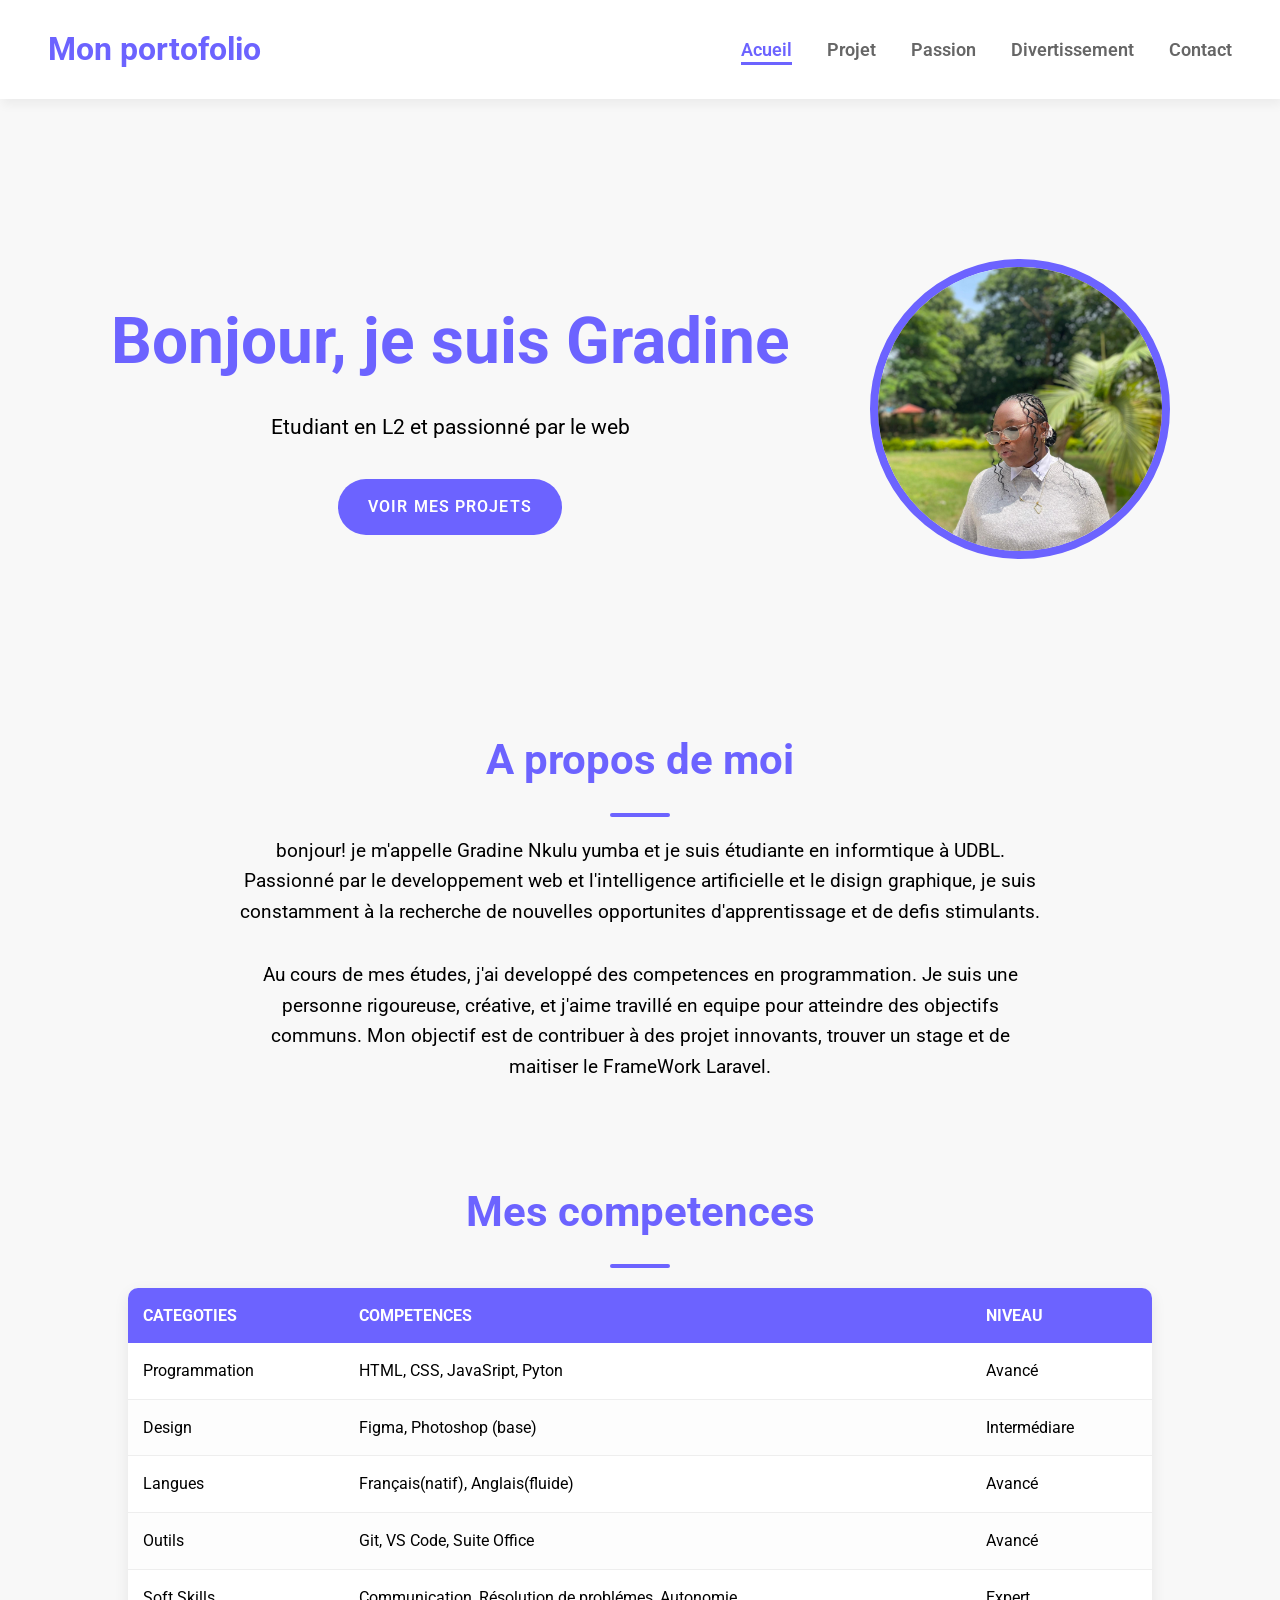
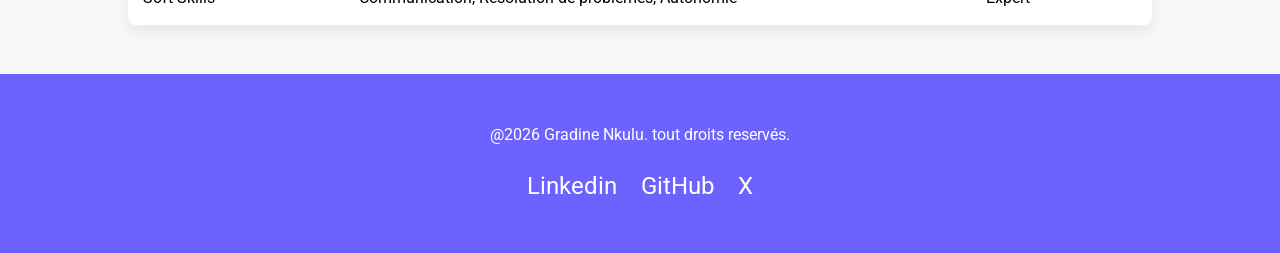
<file: index.html>
<!DOCTYPE html>
<html lang="en">
<head>
    <meta charset="UTF-8">
    <meta name="viewport" content="width=device-width, initial-scale=1.0">
    <title>Mon portofolio</title>
    <link rel="preconnect" href="https://fonts.googleapis.com">
<link rel="preconnect" href="https://fonts.gstatic.com" crossorigin>
<link href="https://fonts.googleapis.com/css2?family=Roboto:ital,wght@0,100..900;1,100..900&display=swap" rel="stylesheet">
    <link rel="stylesheet" href="css/style.css">
</head>
<body>
    <header>
        <div>
            <a href=""> Mon portofolio</a>
        </div>
        <nav>
            <ul>
                <li><a href="index.html"class="active">Acueil</a></li>
                <li><a href="projets.html">Projet</a></li>
                <li><a href="passions.html">Passion</a></li>
                <li><a href="divertissement.html">Divertissement</a></li>
                <li><a href="contact.html">Contact</a></li>
            </ul>
        </nav>
    </header>
    <main>
        <section class="hero">
            <div>
                <h1>Bonjour, je suis Gradine</h1>
                <p>Etudiant en L2 et passionné par le web</p>
                <a href="projets.html">Voir mes projets</a>
            </div>
            <div>
                <img src="./image 2/photo mario.jpg" alt="Gradine artiste">
            </div>
        </section>
        <section class=" apropos">
                 <h2>A propos de moi</h2>
                 <p>
                    bonjour! je m'appelle Gradine Nkulu yumba et je suis étudiante en informtique à UDBL.
                    Passionné par le developpement web et l'intelligence artificielle et le disign graphique,
                    je suis constamment à la recherche de nouvelles opportunites
                    d'apprentissage et de defis stimulants.
                 </p>
                 <p>
                    Au cours de mes études, j'ai developpé des competences en programmation. Je suis une personne rigoureuse, créative, et j'aime travillé en
                    equipe pour atteindre des objectifs communs. Mon objectif est de contribuer à des projet innovants, trouver un stage et 
                    de maitiser le FrameWork Laravel.
                 </p>
        </section>
        <section class="competences">
            <h2>Mes competences</h2>
            <table>
                <thead>
                    <tr>
                        <th>CATEGOTIES</th>
                        <th>COMPETENCES</th>
                        <th>NIVEAU</th>
                    </tr>
                </thead>
                <tbody>
                    <tr>
                        <td>Programmation</td>
                        <td>HTML, CSS, JavaSript, Pyton</td>
                        <td>Avancé</td>
                    </tr>
                     <tr>
                        <td>Design</td>
                        <td>Figma, Photoshop (base)</td>
                        <td>Intermédiare</td>
                    </tr>
                     <tr>
                        <td>Langues</td>
                        <td>Français(natif), Anglais(fluide)</td>
                        <td>Avancé</td>
                    </tr>
                    <tr>
                        <td>Outils</td>
                        <td>Git, VS Code, Suite Office </td>
                        <td>Avancé</td>
                    </tr>
                    <tr>
                        <td>Soft Skills</td>
                        <td>Communication, Résolution de problémes, Autonomie</td>
                        <td>Expert</td>
                    </tr>


                </tbody>

            </table>
        </section>
    </main>
    <footer>
        <p>@2026 Gradine Nkulu. tout droits reservés.</p>
        <div>
            <a href="">Linkedin</a>
            <a href="">GitHub</a>
            <a href="">X</a>
        </div>
    </footer>
</body>
</html>
</file>
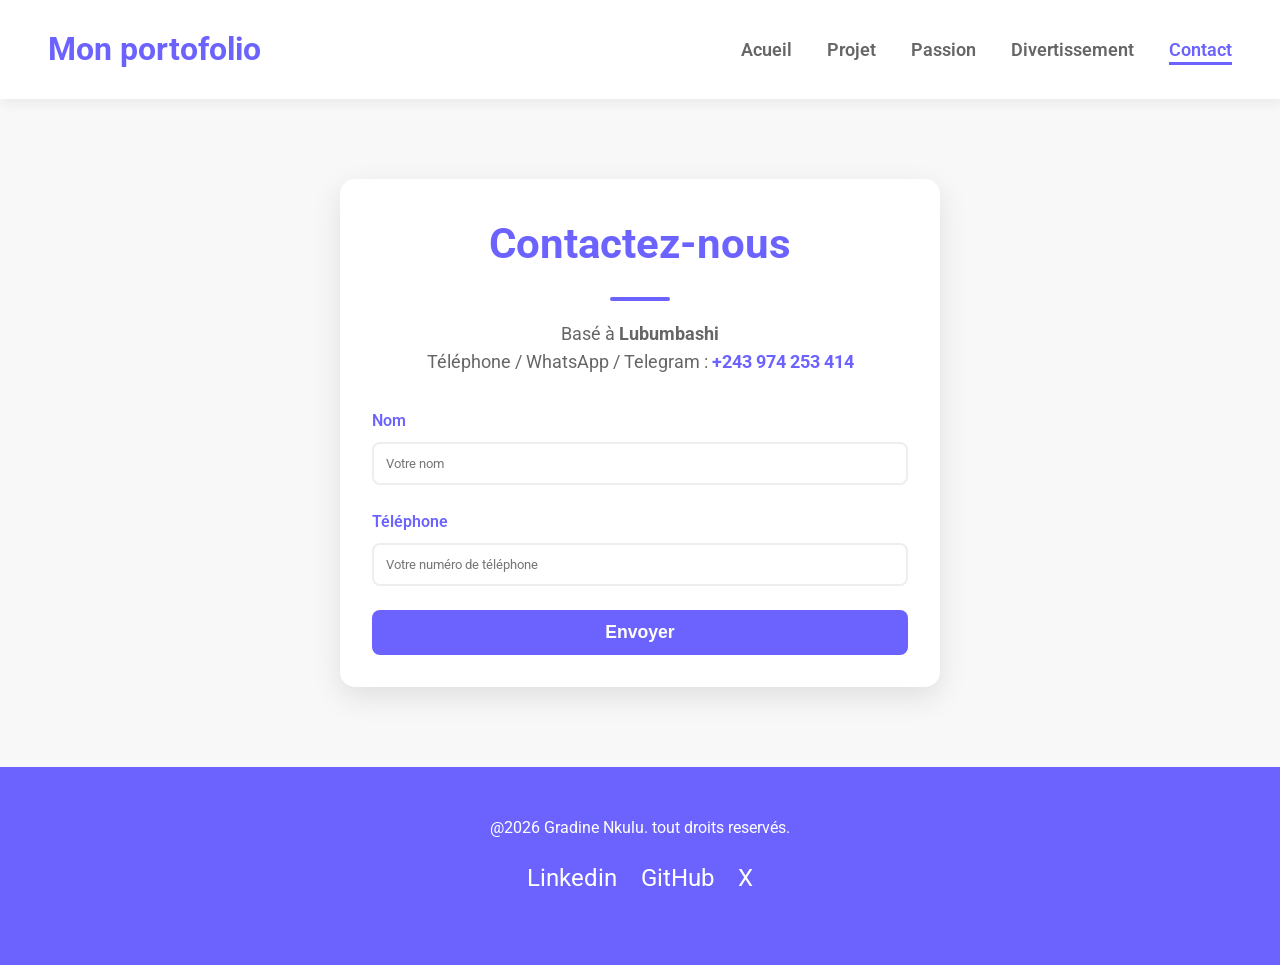
<file: contact.html>
<!DOCTYPE html>
<html lang="en">
<head>
    <meta charset="UTF-8">
    <meta name="viewport" content="width=device-width, initial-scale=1.0">
    <title>Mon portofolio</title>
    <link rel="preconnect" href="https://fonts.googleapis.com">
<link rel="preconnect" href="https://fonts.gstatic.com" crossorigin>
<link href="https://fonts.googleapis.com/css2?family=Roboto:ital,wght@0,100..900;1,100..900&display=swap" rel="stylesheet">
    <link rel="stylesheet" href="css/style.css">
</head>
<body>
    <header>
        <div>
            <a href=""> Mon portofolio</a>
        </div>
        <nav>
            <ul>
                <li><a href="index.html">Acueil</a></li>
                <li><a href="projets.html">Projet</a></li>
                <li><a href="passions.html">Passion</a></li>
                <li><a href="divertissement.html">Divertissement</a></li>
                <li><a href="contact.html"class="active">Contact</a></li>
            </ul>
        </nav>
    </header>
    <main class="contact-container">
    <section>
        <h2>Contactez-nous</h2>
        <p class="contact-info">
            Basé à <strong>Lubumbashi</strong><br>
            Téléphone / WhatsApp / Telegram : 
            <a href="tel:+243974253414">+243 974 253 414</a>
        </p>

        <form action="#" method="post" class="contact-form">
            <div class="form-group">
                <label for="nom">Nom</label>
                <input type="text" id="nom" name="nom" placeholder="Votre nom" required>
            </div>
            <div class="form-group">
                <label for="tel">Téléphone</label>
                <input type="tel" id="tel" name="tel" placeholder="Votre numéro de téléphone" required>
            </div>
            <button type="submit" class="btn-submit">Envoyer</button>
        </form>
    </section>
</main>

    <footer>
        <p>@2026 Gradine Nkulu. tout droits reservés.</p>
        <p>
            <a href="">Linkedin</a>
            <a href="">GitHub</a>
            <a href="">X</a>
        </p>
    </footer>
</body>
</html>
</file>
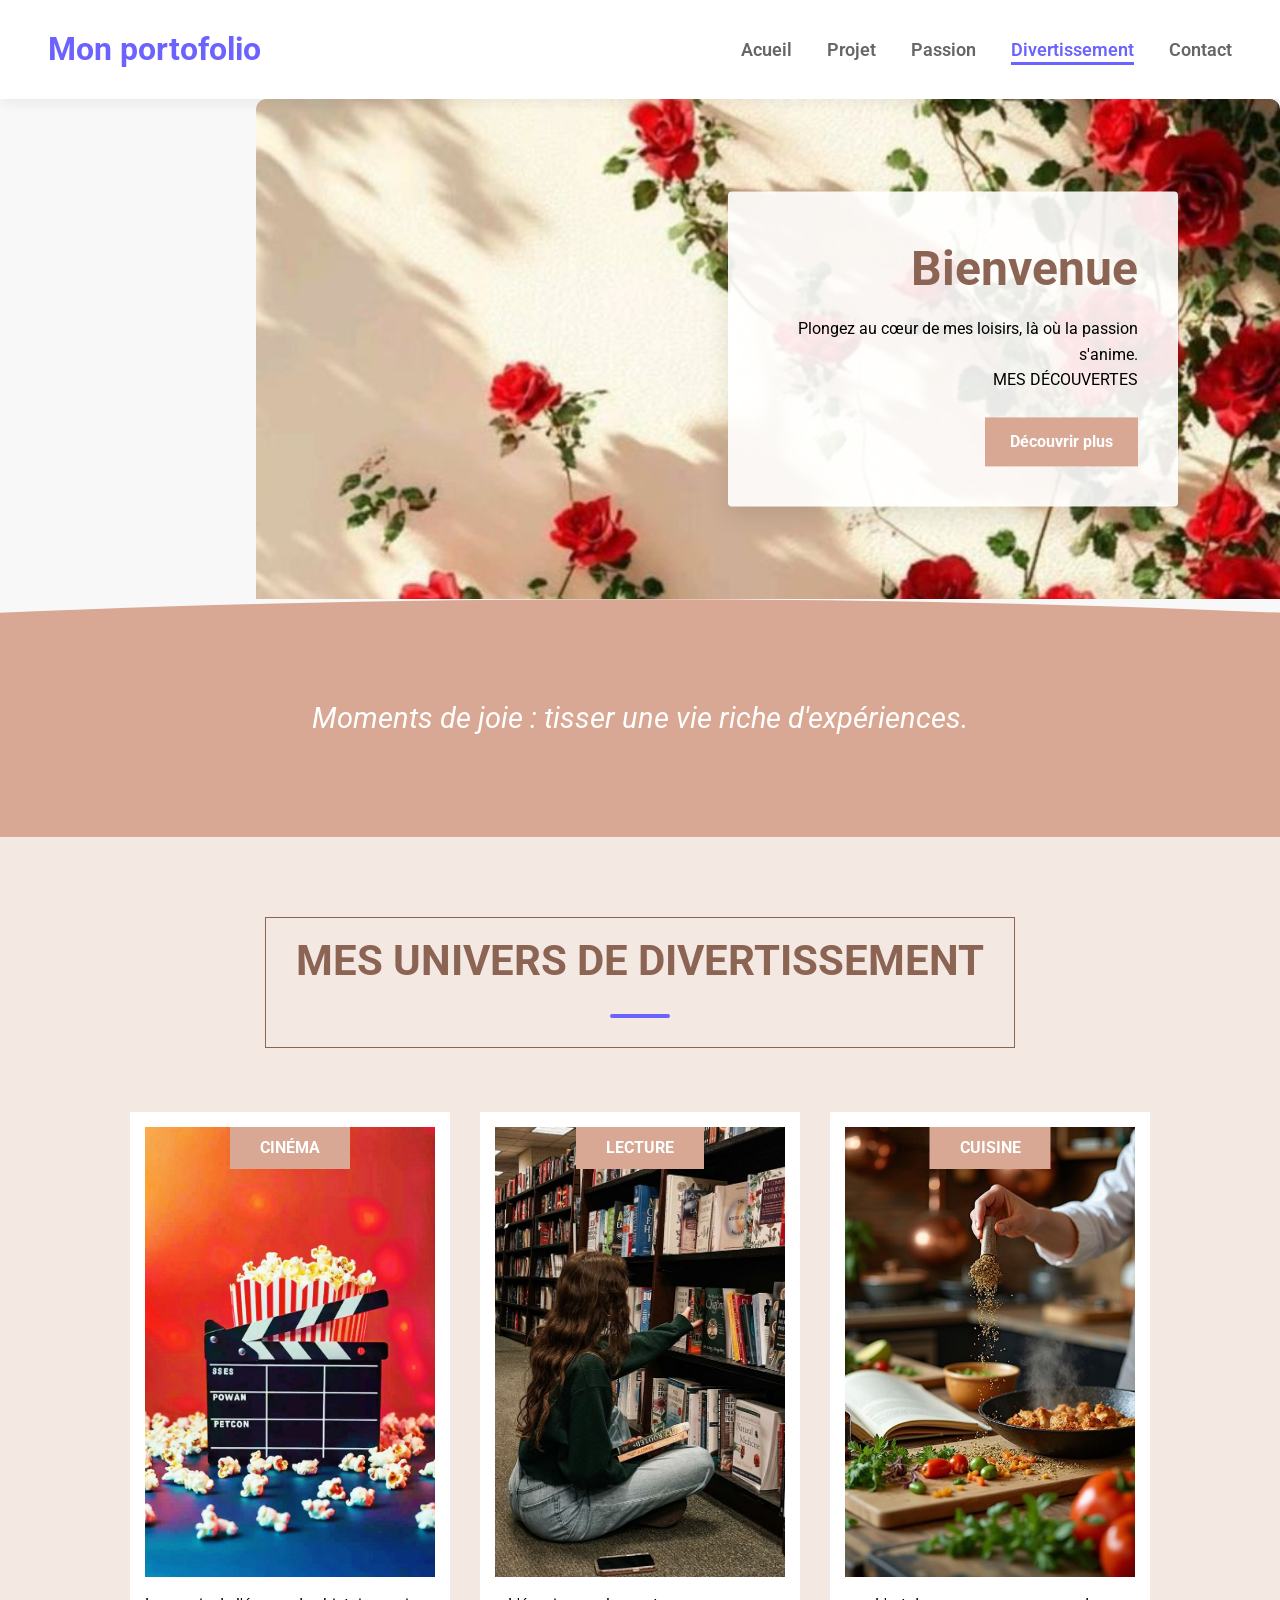
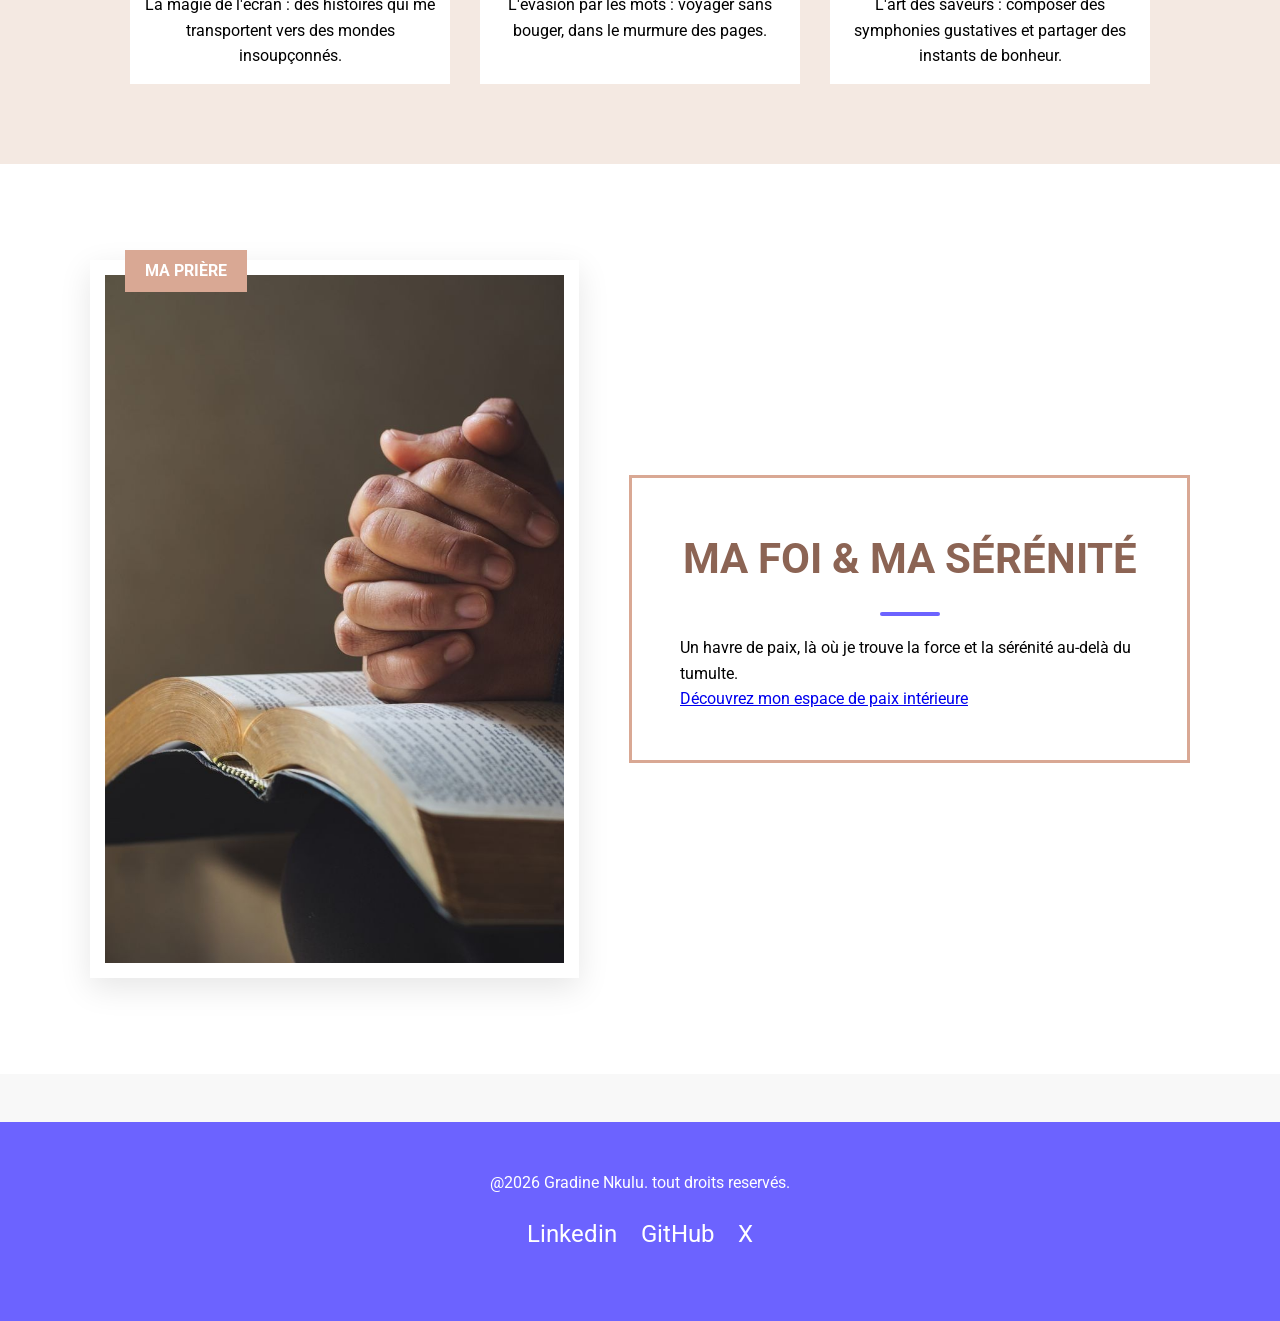
<file: divertissement.html>
<!DOCTYPE html>
<html lang="en">
<head>
    <meta charset="UTF-8">
    <meta name="viewport" content="width=device-width, initial-scale=1.0">
    <title>Mon portofolio</title>
    <link rel="preconnect" href="https://fonts.googleapis.com">
<link rel="preconnect" href="https://fonts.gstatic.com" crossorigin>
<link href="https://fonts.googleapis.com/css2?family=Roboto:ital,wght@0,100..900;1,100..900&display=swap" rel="stylesheet">
    <link rel="stylesheet" href="css/style.css">
</head>
<body>
    <header>
        <div>
            <a href=""> Mon portofolio</a>
        </div>
        <nav>
            <ul>
                <li><a href="index.html">Acueil</a></li>
                <li><a href="projets.html">Projet</a></li>
                <li><a href="passions.html">Passion</a></li>
                <li><a href="divertissement.html"class="active">Divertissement</a></li>
                <li><a href="contact.html">Contact</a></li>
            </ul>
        </nav>
    </header>
   <main>
    <!-- SECTION HERO (Haut de page) -->
    <section class="entete-divertissement">
        <div class="hero-image-container">
            <!-- METS TON IMAGE DE FOND ICI (ex: ara-olero-hero.jpg) -->
            <img src="imge0.1/00017251f58d3ecce2a21a7d32a8fc17.jpg" alt="Ara Olero Divertissement" width="300">
            
            <div class="hero-overlay-text">
                <h1>Bienvenue</h1>
                <p>Plongez au cœur de mes loisirs, là où la passion s'anime.</p>
                <p class="subtitle-hero">MES DÉCOUVERTES</p>
                <a href="#" class="btn-decouvrir">Découvrir plus</a>
            </div>
        </div>
    </section>

    <!-- SECTION TEXTE DE TRANSITION -->
    <section class="transition-citation">
        <p>Moments de joie : tisser une vie riche d'expériences.</p>
    </section>

    <!-- SECTION LES UNIVERS -->
    <section class="univers-section">
        <div class="titre-encadre">
            <h2>MES UNIVERS DE DIVERTISSEMENT</h2>
        </div>

        <div class="univers-grid">
            <!-- Carte Cinéma -->
            <div class="univers-item">
                <div class="img-wrapper">
                    <!-- METS TON IMAGE CINEMA ICI -->
                    <img src="image1.2/9b54b2da7271bf75bf90722e0877d327.jpg" alt="Cinéma" width="300">
                    <span class="label-cat">CINÉMA</span>
                </div>
                <p>La magie de l'écran : des histoires qui me transportent vers des mondes insoupçonnés.</p>
            </div>

            <!-- Carte Lecture -->
            <div class="univers-item">
                <div class="img-wrapper">
                    <!-- METS TON IMAGE LECTURE ICI -->
                    <img src="image1.3/05da47602588c4b5a0946110cf2be563.jpg" alt="Lecture" width="300">
                    <span class="label-cat">LECTURE</span>
                </div>
                <p>L'évasion par les mots : voyager sans bouger, dans le murmure des pages.</p>
            </div>

            <!-- Carte Cuisine -->
            <div class="univers-item">
                <div class="img-wrapper">
                    <!-- METS TON IMAGE CUISINE ICI -->
                    <img src="image1.4/da54b8bfaffa1ad68f9f23d57d1222c8.jpg" alt="Cuisine" width="300">
                    <span class="label-cat">CUISINE</span>
                </div>
                <p>L'art des saveurs : composer des symphonies gustatives et partager des instants de bonheur.</p>
            </div>
        </div>
    </section>

    <!-- SECTION MA PRIÈRE -->
    <section class="priere-section">
        <div class="priere-container">
            <div class="priere-box-img">
                <!-- METS TON IMAGE DE PRIERE ICI -->
                <img src="image1.5/46ed5e6ec96e7511fe9e8e0d43dd00ae.jpg" alt="Ma Prière" width="300">
                <div class="badge-label">MA PRIÈRE</div>
            </div>
            <div class="priere-content">
                <h2>MA FOI & MA SÉRÉNITÉ</h2>
                <p>Un havre de paix, là où je trouve la force et la sérénité au-delà du tumulte.</p>
                <a href="#" class="link-footer-priere">Découvrez mon espace de paix intérieure</a>
            </div>
        </div>
    </section>
</main>

    <footer>
        <p>@2026 Gradine Nkulu. tout droits reservés.</p>
        <p>
            <a href="">Linkedin</a>
            <a href="">GitHub</a>
            <a href="">X</a>
        </p>
    </footer>
</body>
</html>
</file>
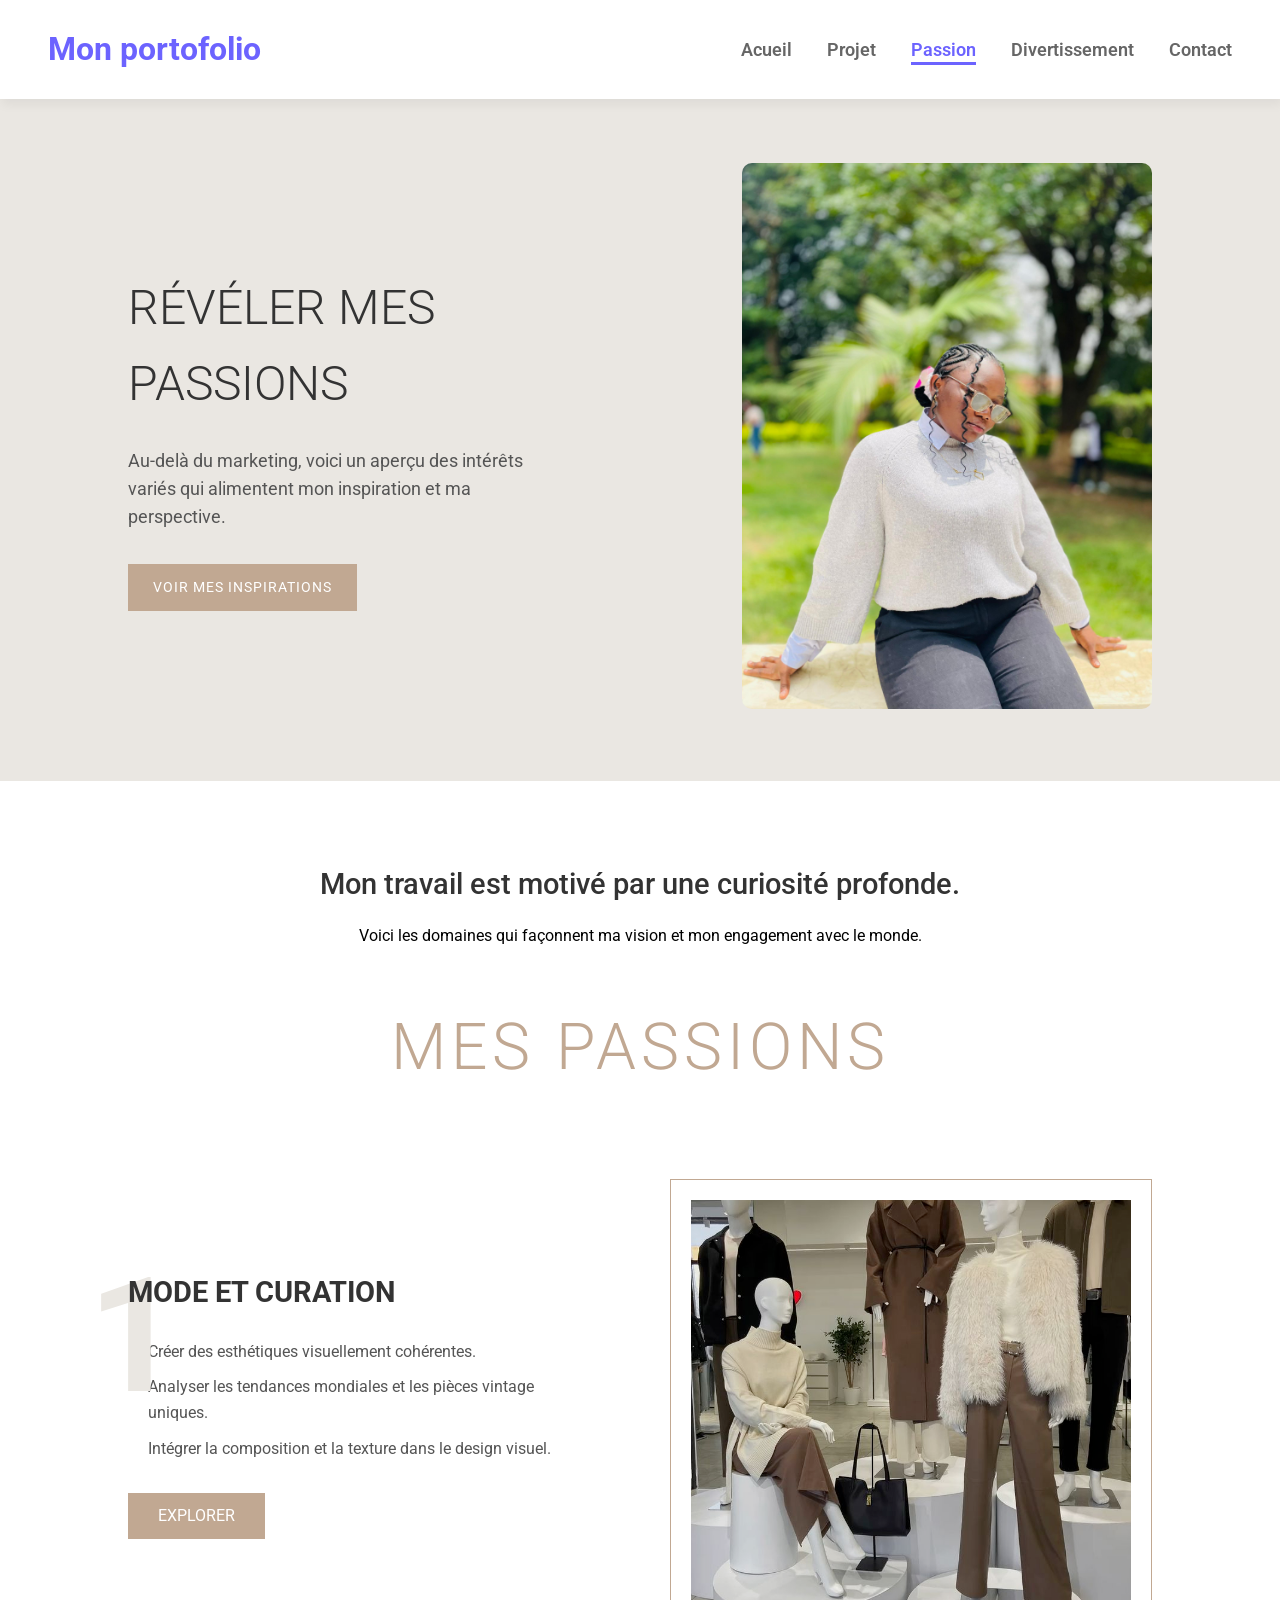
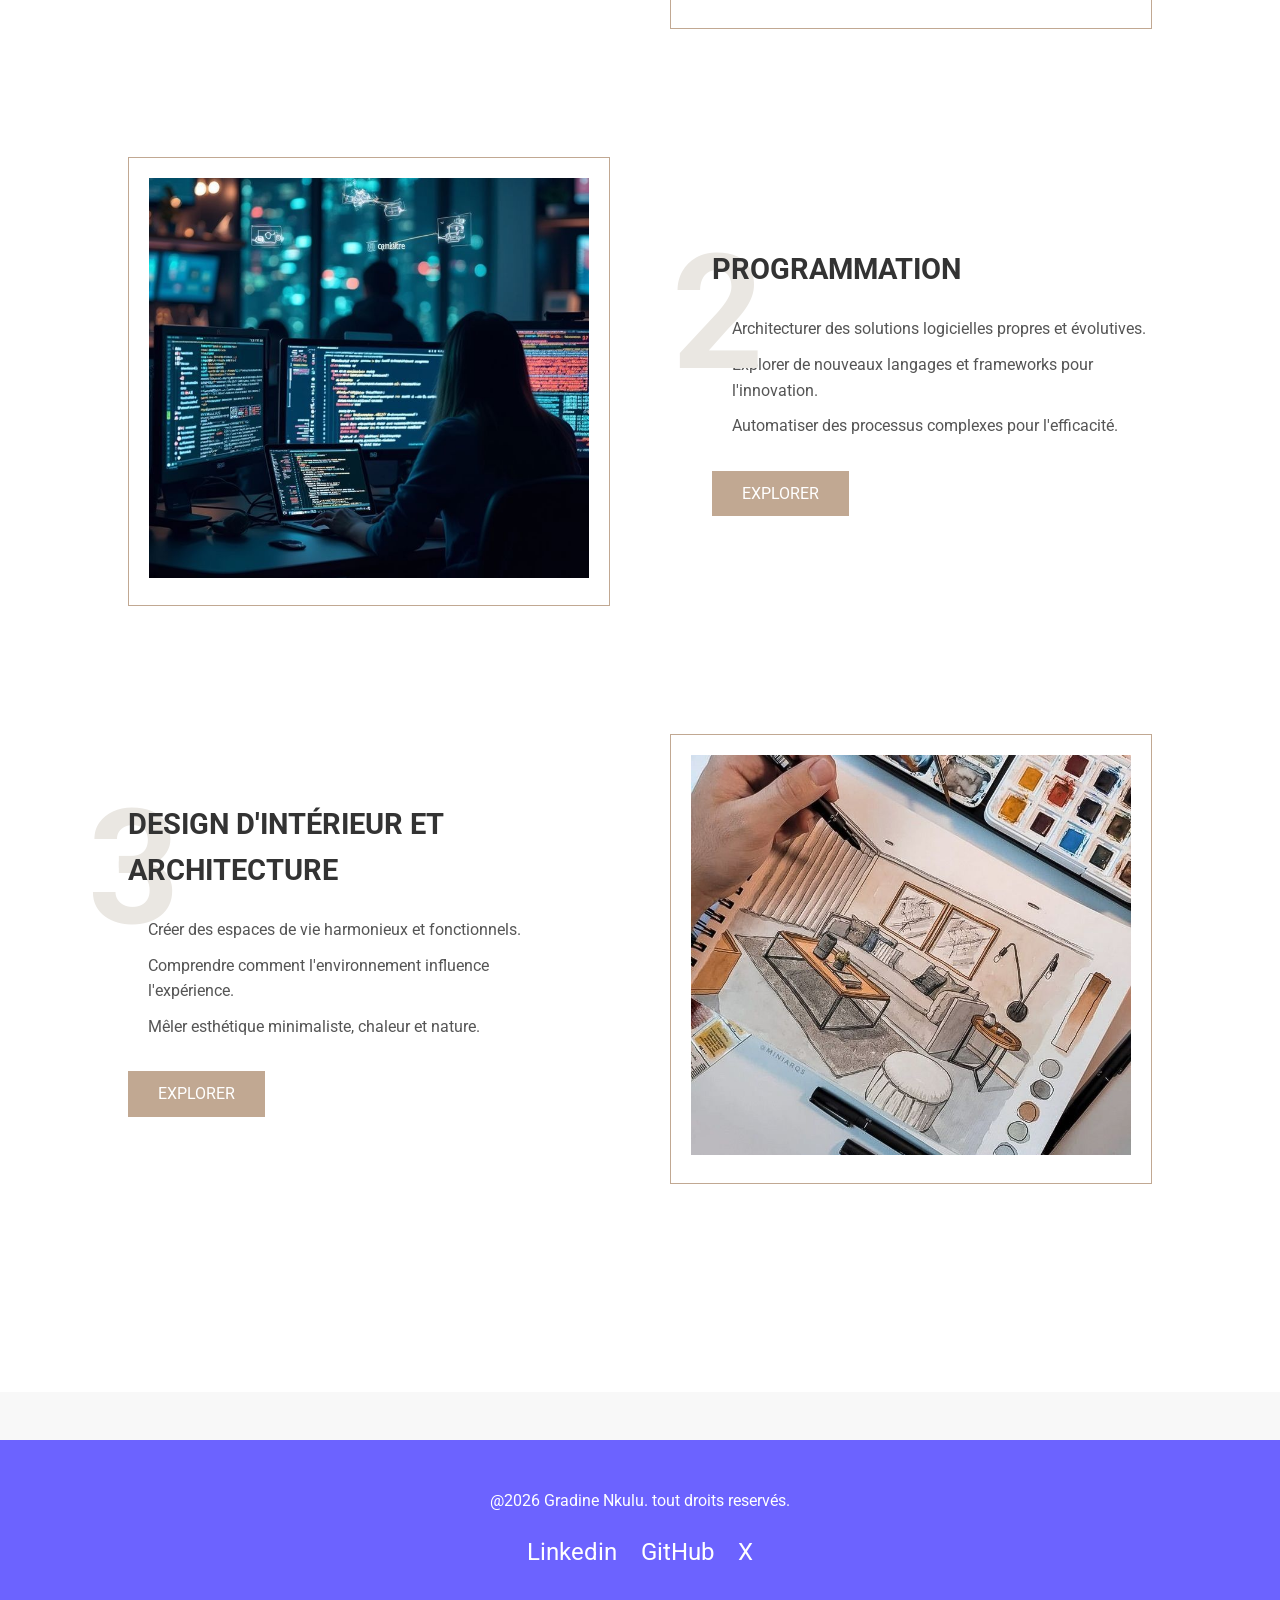
<file: passions.html>
<!DOCTYPE html>
<html lang="en">
<head>
    <meta charset="UTF-8">
    <meta name="viewport" content="width=device-width, initial-scale=1.0">
    <title>Mon portofolio</title>
    <link rel="preconnect" href="https://fonts.googleapis.com">
<link rel="preconnect" href="https://fonts.gstatic.com" crossorigin>
<link href="https://fonts.googleapis.com/css2?family=Roboto:ital,wght@0,100..900;1,100..900&display=swap" rel="stylesheet">
    <link rel="stylesheet" href="css/style.css">
</head>
<body>
    <header>
        <div>
            <a href=""> Mon portofolio</a>
        </div>
        <nav>
            <ul>
                <li><a href="index.html">Acueil</a></li>
                <li><a href="projets.html">Projet</a></li>
                <li><a href="passions.html"class="active">Passion</a></li>
                <li><a href="divertissement.html">Divertissement</a></li>
                <li><a href="contact.html">Contact</a></li>
            </ul>
        </nav>
    </header>
   <main>
    <!-- Section HERO -->
    <section class="passions-hero">
        <div class="hero-text">
            <h1>RÉVÉLER MES PASSIONS</h1>
            <p>Au-delà du marketing, voici un aperçu des intérêts variés qui alimentent mon inspiration et ma perspective.</p>
            <a href="#" class="btn-beige">VOIR MES INSPIRATIONS</a>
        </div>
        <div class="hero-image-container">
            <!-- PLACE TA PHOTO DE PROFIL ICI -->
            <img src="image1.1/IMG-20260114-WA0079.jpg" alt="Audrey" width="300">
        </div>
    </section>

    <!-- Section INTRO -->
    <section class="passions-intro">
        <h2>Mon travail est motivé par une curiosité profonde.</h2>
        <p>Voici les domaines qui façonnent ma vision et mon engagement avec le monde.</p>
        <div class="big-title">MES PASSIONS</div>
    </section>

    <!-- Section LISTE DES PASSIONS -->
    <section class="passions-list">
        
        <!-- Passion 1 -->
        <article class="passion-item">
            <div class="passion-content">
                <span class="number">1</span>
                <h3>MODE ET CURATION</h3>
                <ul>
                    <li>Créer des esthétiques visuellement cohérentes.</li>
                    <li>Analyser les tendances mondiales et les pièces vintage uniques.</li>
                    <li>Intégrer la composition et la texture dans le design visuel.</li>
                </ul>
                <a href="#" class="btn-explorer">EXPLORER</a>
            </div>
            <div class="passion-visual">
                <!-- PLACE TA PHOTO MODE ICI -->
                <img src="image0.2/3136d4a0b8164378525774f4d0206457.jpg" alt="Mode" width="300">
            </div>
        </article>

        <!-- Passion 2 (Inversée) -->
        <article class="passion-item reverse">
            <div class="passion-content">
                <span class="number">2</span>
                <h3>PROGRAMMATION</h3>
                <ul>
                    <li>Architecturer des solutions logicielles propres et évolutives.</li>
                    <li>Explorer de nouveaux langages et frameworks pour l'innovation.</li>
                    <li>Automatiser des processus complexes pour l'efficacité.</li>
                </ul>
                <a href="#" class="btn-explorer">EXPLORER</a>
            </div>
            <div class="passion-visual">
                <!-- PLACE TA PHOTO CODE ICI -->
                <img src="image0.3/3a61d803b23fc77c5df360a8c0a2fe8a.jpg" alt="Programmation" width="300">
            </div>
        </article>

        <!-- Passion 3 -->
        <article class="passion-item">
            <div class="passion-content">
                <span class="number">3</span>
                <h3>DESIGN D'INTÉRIEUR ET ARCHITECTURE</h3>
                <ul>
                    <li>Créer des espaces de vie harmonieux et fonctionnels.</li>
                    <li>Comprendre comment l'environnement influence l'expérience.</li>
                    <li>Mêler esthétique minimaliste, chaleur et nature.</li>
                </ul>
                <a href="#" class="btn-explorer">EXPLORER</a>
            </div>
            <div class="passion-visual">
                <!-- PLACE TA PHOTO DESIGN ICI -->
                <img src="image0.4/244f8f29b4707b4ae2d830d5b8790c17.jpg" alt="Design" width="300">
            </div>
        </article>
    </section>
</main>

    <footer>
        <p>@2026 Gradine Nkulu. tout droits reservés.</p>
        <p>
            <a href="">Linkedin</a>
            <a href="">GitHub</a>
            <a href="">X</a>
        </p>
    </footer>
</body>
</html>
</file>
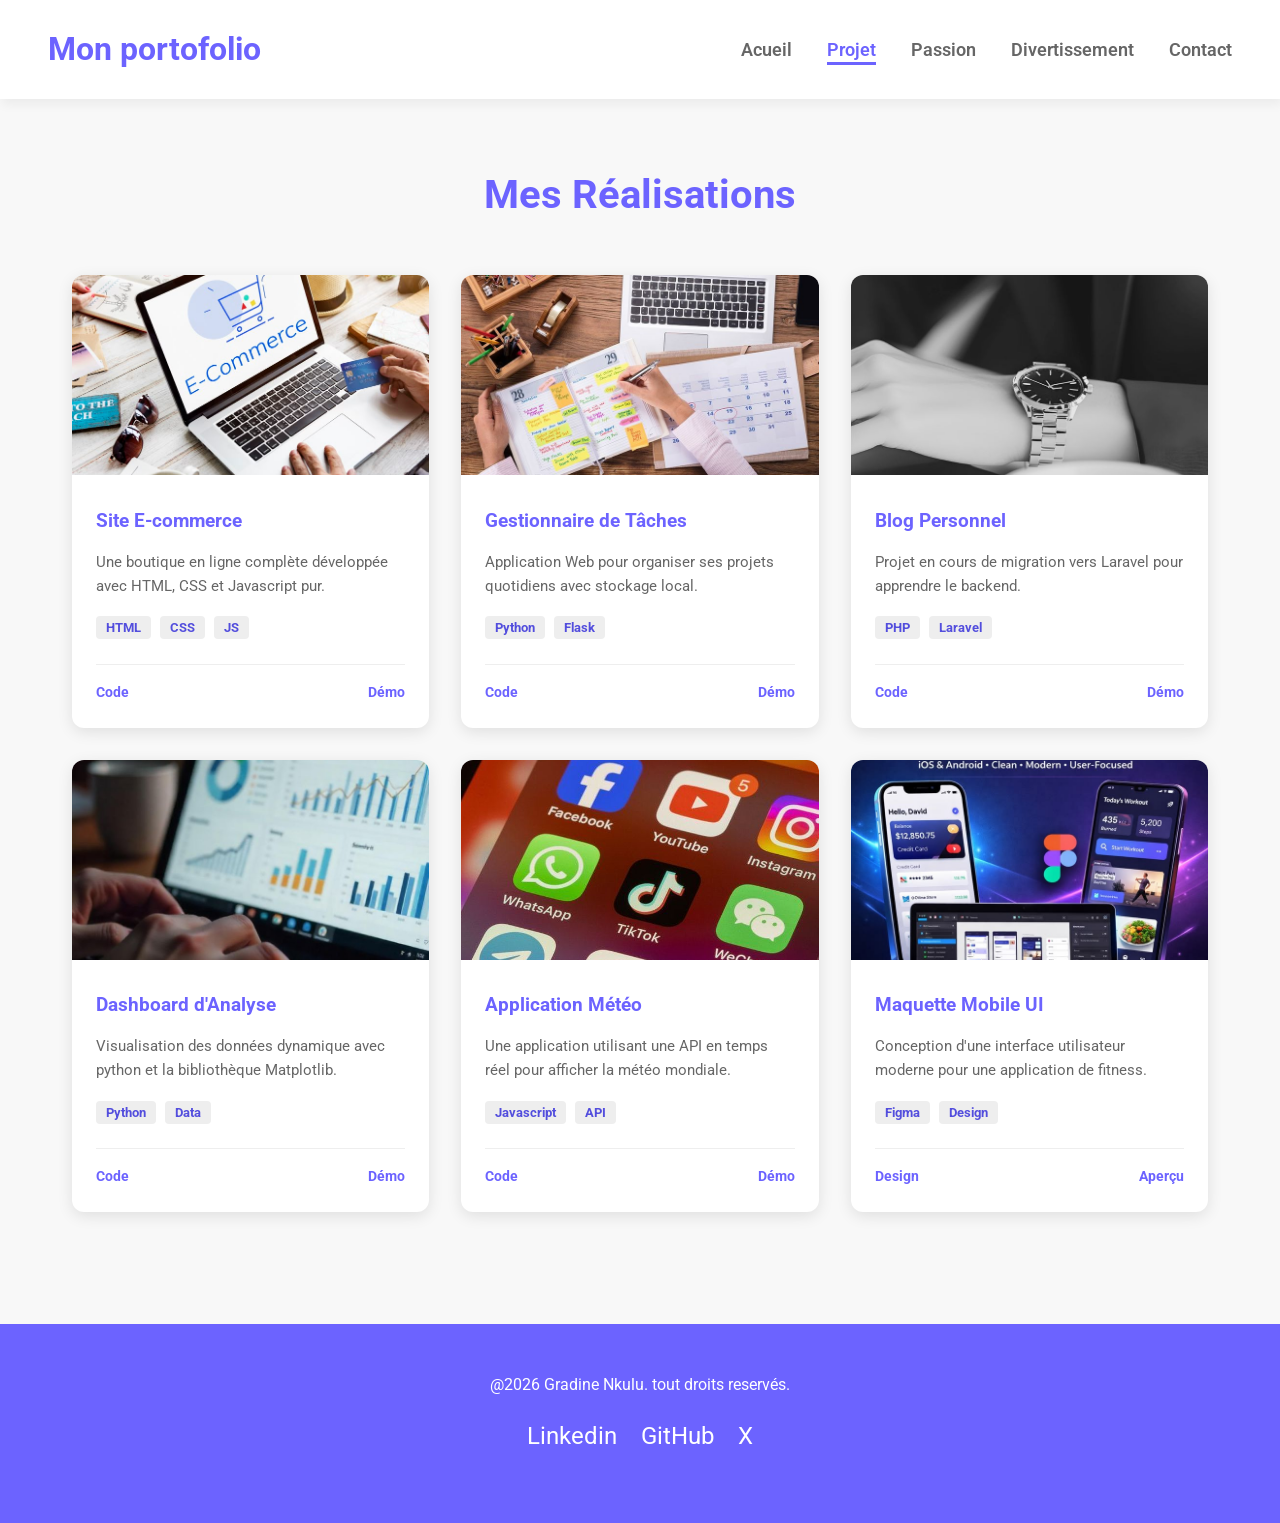
<file: projets.html>
<!DOCTYPE html>
<html lang="en">
<head>
    <meta charset="UTF-8">
    <meta name="viewport" content="width=device-width, initial-scale=1.0">
    <title>Mon portofolio</title>
    <link rel="preconnect" href="https://fonts.googleapis.com">
<link rel="preconnect" href="https://fonts.gstatic.com" crossorigin>
<link href="https://fonts.googleapis.com/css2?family=Roboto:ital,wght@0,100..900;1,100..900&display=swap" rel="stylesheet">
    <link rel="stylesheet" href="css/style.css">
</head>
<body>
    <header>
        <div>
            <a href=""> Mon portofolio</a>
        </div>
        <nav>
            <ul>
                <li><a href="index.html">Acueil</a></li>
                <li><a href="projets.html"class="active">Projet</a></li>
                <li><a href="passions.html">Passion</a></li>
                <li><a href="divertissement.html">Divertissement</a></li>
                <li><a href="contact.html">Contact</a></li>
            </ul>
        </nav>
    </header>
     <main class="projets-container">
        <h1>Mes Réalisations</h1>
        
        <div class="projets-grid">
            <!-- Projet 1 -->
            <article class="projet-card">
                <img src="image projet1/7630856095ac7979117823645648bcb5.jpg" alt="Site E-commerce" width="300">
                <div class="projet-content">
                    <h3>Site E-commerce</h3>
                    <p>Une boutique en ligne complète développée avec HTML, CSS et Javascript pur.</p>
                    <div class="tags">
                        <span>HTML</span> <span>CSS</span> <span>JS</span>
                    </div>
                    <div class="links">
                        <a href="#">Code</a>
                        <a href="#">Démo</a>
                    </div>
                </div>
            </article>

            <!-- Projet 2 -->
            <article class="projet-card">
                <img src="image projet2/122c70e43e2c80b708d756d7abe73b9d.jpg" alt="Gestionnaire de Tâches" width="300">
                <div class="projet-content">
                    <h3>Gestionnaire de Tâches</h3>
                    <p>Application Web pour organiser ses projets quotidiens avec stockage local.</p>
                    <div class="tags">
                        <span>Python</span> <span>Flask</span>
                    </div>
                    <div class="links">
                        <a href="#">Code</a>
                        <a href="#">Démo</a>
                    </div>
                </div>
            </article>

            <!-- Projet 3 -->
            <article class="projet-card">
                <img src="image projet3/63af51bbd17041db9f3506370de02789.jpg" alt="Blog Personnel" width="300">
                <div class="projet-content">
                    <h3>Blog Personnel</h3>
                    <p>Projet en cours de migration vers Laravel pour apprendre le backend.</p>
                    <div class="tags">
                        <span>PHP</span> <span>Laravel</span>
                    </div>
                    <div class="links">
                        <a href="#">Code</a>
                        <a href="#">Démo</a>
                    </div>
                </div>
            </article>

            <!-- Projet 4 -->
            <article class="projet-card">
                <img src="image projet4/97e439f331ee98803885398cb189631e.jpg" alt="Dashboard d'Analyse" width="300">
                <div class="projet-content">
                    <h3>Dashboard d'Analyse</h3>
                    <p>Visualisation des données dynamique avec python et la bibliothèque Matplotlib.</p>
                    <div class="tags">
                        <span>Python</span> <span>Data</span>
                    </div>
                    <div class="links">
                        <a href="#">Code</a>
                        <a href="#">Démo</a>
                    </div>
                </div>
            </article>

            <!-- Projet 5 -->
            <article class="projet-card">
                <img src="image projet5/06f64e47b9e5f6f4fe0070a5d256d5a0.jpg" alt="Application Météo" width="300">
                <div class="projet-content">
                    <h3>Application Météo</h3>
                    <p>Une application utilisant une API en temps réel pour afficher la météo mondiale.</p>
                    <div class="tags">
                        <span>Javascript</span> <span>API</span>
                    </div>
                    <div class="links">
                        <a href="#">Code</a>
                        <a href="#">Démo</a>
                    </div>
                </div>
            </article>

            <!-- Projet 6 -->
            <article class="projet-card">
                <img src="image projet6/IMG-20260409-WA0002.jpg" alt="Maquette Mobile UI" width="300">
                <div class="projet-content">
                    <h3>Maquette Mobile UI</h3>
                    <p>Conception d'une interface utilisateur moderne pour une application de fitness.</p>
                    <div class="tags">
                        <span>Figma</span> <span>Design</span>
                    </div>
                    <div class="links">
                        <a href="#">Design</a>
                        <a href="#">Aperçu</a>
                    </div>
                </div>
            </article>
        </div>
    </main>
    <footer>
        <p>@2026 Gradine Nkulu. tout droits reservés.</p>
        <p>
            <a href="">Linkedin</a>
            <a href="">GitHub</a>
            <a href="">X</a>
        </p>
    </footer>
</body>
</html>
</file>
<file: css/style.css>
:root {
    --voile-doux: #6C63FF;
    --voile-foce: #534EDD;
    --orange-vif: #FFA726;
    --gris-tres-fonce: #666;
    --gris-tres-clair: #F8F8F8;
    --gris-clair: #EEE;
}

* {
    border: 0;
    border: 0;
    padding: 0;
    box-sizing: border-box;
}

body {
    background-color: var(--gris-tres-clair);
    font-family: Roboto, sans-serif;
    line-height: 1.6;
}

header {
    background-color: white;
    box-shadow: 2px 6px 10px rgba(0, 0, 0, 0.05);
    position: sticky;
    top: 0;
    z-index: 100;
    display: flex;
    justify-content: space-between;
    align-items: center;
    padding: 2rem 3rem;
}

header div a {
    text-decoration: none;
    font-size: 2.2rem;
    font-weight: bold;
    color: var(--voile-doux);
}

ul li {
    list-style: none;
    margin-left: 15px;
}

ul {
    display: flex;
}

ul li a {
    text-decoration: none;
    color: var(--gris-tres-fonce);
    font-weight: 600;
    font-size: 1.1rem;
    position: relative;
    padding: 10px 0;
}

ul li a:hover {
    color: var(--voile-doux);
}

ul li a::after {
    content: '';
    position: absolute;
    left: 0;
    bottom: 0;
    height: 3px;
    width: 0%;
    background-color: var(--voile-doux);
    transition: width 0.3s ease;
}

ul li a:hover::after {
    width: 100%;
}

a.active {
    color: var(--voile-doux);
}

a.active::after {
    width: 100%;
}

.hero {
    display: flex;
    justify-content: center;
    align-items: center;
    gap: 5rem;
    text-align: center;
    margin: 10rem 2rem;
}

.hero img {
    width: 300px;
    height: 300px;
    object-fit: cover;
    border-radius: 50%;
    border: 8px solid var(--voile-doux);
}

.hero h1 {
    color: var(--voile-doux);
    font-size: 4rem;
    font-weight: 700;
    margin-bottom: 1.1rem;
}

.hero p {
    color: var(--gris-fonce);
    font-size: 1.3rem;
    margin-bottom: 1.2rem
    ;
}
.hero a {
    text-decoration: none;
    display: inline-block;
    background-color: var(--voile-doux);
    color: white;
    padding: 15px 30px;
    border-radius: 50px;
    text-transform: uppercase;
    letter-spacing: 1.1px;
    font-weight: 600;
    margin-top: 1rem;
    transition: background-color 0.3s ease, transfom 0.2 ease;
}

.hero a:hover {
    background-color: var(--voile-doux);
    transform: translateY(-3px);
}

.apropos {
    width: 800px;
    margin: 6rem auto;
    text-align: center;
}

section h2 {
    color: var(--voile-doux);
    font-size: 2.6rem;
    font-weight: 700;
    position: relative;
    text-align: center;
}

section h2::after {
    content: '';
    display: block;
    width: 60px;
    height: 4px;
    background-color: var(--voile-doux);
    margin: 1.2rem auto;
    border-radius: 2px;
}

.apropos p {
    margin-bottom: 2rem;
    color: var(--gris-fonce);
    font-size: 1.2rem;
}

.competences table {
    width: 80%;
    margin: 0 auto;
    border-collapse: collapse;
    background-color: #fff;
    box-shadow: 0 5px 15px rgba(0, 0, 0, 0.08);
    border-radius: 10px;
    overflow: hidden;
}

.competences table th, .competences table td{
    padding: 15px;
}

.competences table thead{
    background-color: var(--voile-doux);
    color: #FFF ;
    text-transform: uppercase;
}

.competences table tbody td {
    /* ajoute une borbure de 1px en bas de chaque cellule */
    border-bottom: 1px solid var(--gris-clair);
}

.competences table tbody tr:nth-child(even) {
    background-color: #fdfdfd;
}

.competences table tbody tr {
    transition: background-color 0.3s ease;
}

.competences table tbody tr:hover {
    background-color: #f0f0f0;
}

.competences table thead th {
    text-align: left;
}

footer {
    margin-top: 3rem;
    background-color: var(--voile-doux);
    padding: 3rem 0;
    text-align: center;
}

footer p {
    color: white;
    margin-bottom: 1.2rem;
}

footer a {
    display: inline-block;
    font-size: 1.6rem;
    color: white;
    margin: 0 10px;
    transition: color 0.3s ease, transform 0.2s ease;
}

footer a:hover {
    color: var(--orange-vif);
    transform: translateY(-3px);
}

/* Styles pour la page Contact */
.contact-container {
    max-width: 600px;
    margin: 5rem auto;
    padding: 2rem;
    background-color: white;
    border-radius: 15px;
    box-shadow: 0 10px 30px rgba(0, 0, 0, 0.1);
}

.contact-info {
    text-align: center;
    margin-bottom: 2rem;
    font-size: 1.1rem;
    color: var(--gris-tres-fonce);
}

.contact-info a {
    color: var(--voile-doux);
    text-decoration: none;
    font-weight: bold;
}

.contact-form {
    display: flex;
    flex-direction: column;
    gap: 1.5rem;
}

.form-group {
    display: flex;
    flex-direction: column;
    gap: 0.5rem;
}

.form-group label {
    font-weight: 600;
    color: var(--voile-doux);
}

.form-group input {
    padding: 12px;
    border: 2px solid var(--gris-clair);
    border-radius: 8px;
    font-family: inherit;
    transition: border-color 0.3s ease;
}

.form-group input:focus {
    outline: none;
    border-color: var(--voile-doux);
}

.btn-submit {
    background-color: var(--voile-doux);
    color: white;
    padding: 12px;
    border: none;
    border-radius: 8px;
    font-size: 1.1rem;
    font-weight: 600;
    cursor: pointer;
    transition: background-color 0.3s ease;
}

.btn-submit:hover {
    background-color: var(--voile-foce);
}

/* Container de la section */
.projets-container {
    padding: 4rem 2rem;
    max-width: 1200px;
    margin: 0 auto;
}

.projets-container h1 {
    text-align: center;
    color: var(--voile-doux);
    margin-bottom: 3rem;
    font-size: 2.5rem;
}

/* Grille Responsive (3 colonnes) */
.projets-grid {
    display: grid;
    grid-template-columns: repeat(auto-fit, minmax(300px, 1fr));
    gap: 2rem;
}

/* Style de la Carte */
.projet-card {
    background: white;
    border-radius: 12px;
    overflow: hidden;
    box-shadow: 0 4px 15px rgba(0,0,0,0.1);
    transition: transform 0.3s ease;
}

.projet-card:hover {
    transform: translateY(-10px);
}

.projet-card img {
    width: 100%;
    height: 200px;
    object-fit: cover;
}

.projet-content {
    padding: 1.5rem;
}

.projet-content h3 {
    color: var(--voile-doux);
    margin-bottom: 0.8rem;
}

.projet-content p {
    font-size: 0.95rem;
    color: var(--gris-tres-fonce);
    margin-bottom: 1rem;
}

/* Tags de langages */
.tags {
    margin-bottom: 1.5rem;
}

.tags span {
    font-size: 0.8rem;
    background: var(--gris-clair);
    padding: 4px 10px;
    border-radius: 4px;
    margin-right: 5px;
    color: var(--voile-foce);
    font-weight: bold;
}

/* Liens Code/Démo */
.links {
    display: flex;
    justify-content: space-between;
    border-top: 1px solid var(--gris-clair);
    padding-top: 1rem;
}

.links a {
    text-decoration: none;
    color: var(--voile-doux);
    font-weight: bold;
    font-size: 0.9rem;
}

.links a:hover {
    text-decoration: underline;
}

/* --- VARIABLES --- */
:root {
    /* Identité globale (Ton violet) */
    --voile-doux: #6C63FF;
    --voile-foce: #534EDD;
    --gris-tres-clair: #F8F8F8;
    --gris-tres-fonce: #666;

    /* Palette Divertissement (Selon l'image) */
    --div-rose: #D9A894; 
    --div-brun: #8C6454;
    --div-beige: #F4E9E2;
    --transition-douce: all 0.5s cubic-bezier(0.4, 0, 0.2, 1);
}

/* --- RESET & BASE --- */
* {
    margin: 0;
    padding: 0;
    box-sizing: border-box;
}

body {
    background-color: var(--gris-tres-clair);
    font-family: 'Roboto', sans-serif;
    line-height: 1.6;
}

/* --- HEADER (VIOLET D'ORIGINE) --- */
header {
    background-color: white;
    box-shadow: 2px 6px 10px rgba(0, 0, 0, 0.05);
    position: sticky;
    top: 0;
    z-index: 100;
    display: flex;
    justify-content: space-between;
    align-items: center;
    padding: 1.5rem 3rem;
}

header div a {
    text-decoration: none;
    font-size: 2rem;
    font-weight: bold;
    color: var(--voile-doux);
}

nav ul {
    display: flex;
    list-style: none;
    gap: 20px;
}

nav ul li a {
    text-decoration: none;
    color: var(--gris-tres-fonce);
    font-weight: 600;
    position: relative;
    padding: 5px 0;
    transition: 0.3s;
}

nav ul li a:hover, nav ul li a.active {
    color: var(--voile-doux);
}

nav ul li a::after {
    content: '';
    position: absolute;
    width: 0;
    height: 3px;
    bottom: 0;
    left: 0;
    background-color: var(--voile-doux);
    transition: width 0.3s;
}

nav ul li a:hover::after, nav ul li a.active::after {
    width: 100%;
}

/* --- PAGE DIVERTISSEMENT --- */

/* Hero */
.entete-divertissement {
    position: relative;
    width: 100%;
    height: 500px;
    overflow: hidden;
}

.hero-image-container img {
    width: 100%;
    height: 100%;
    object-fit: cover;
    object-position: center;
    animation: apparitionFond 1.5s ease-out forwards;
}

.hero-overlay-text {
    position: absolute;
    top: 50%;
    right: 8%;
    transform: translateY(-50%);
    background: rgba(255, 255, 255, 0.9);
    padding: 2.5rem;
    max-width: 450px;
    border-radius: 4px;
    box-shadow: 0 10px 25px rgba(0,0,0,0.1);
    animation: apparitionTexte 1.2s ease-out 0.5s backwards;
}

.hero-overlay-text h1 {
    font-size: 3rem;
    color: var(--div-brun);
    margin-bottom: 0.5rem;
}

.btn-decouvrir {
    display: inline-block;
    background-color: var(--div-rose);
    color: white;
    padding: 12px 25px;
    text-decoration: none;
    margin-top: 1.5rem;
    font-weight: bold;
}

/* Section Vague */
.transition-citation {
    background-color: var(--div-rose);
    color: white;
    text-align: center;
    padding: 6rem 2rem;
    font-size: 1.8rem;
    font-style: italic;
    clip-path: ellipse(150% 100% at 50% 100%);
    position: relative;
    z-index: 2;
}

/* Univers (Grille côte à côte) */
.univers-section {
    background-color: var(--div-beige);
    padding: 5rem 5%;
    text-align: center;
}

.titre-encadre h2 {
    display: inline-block;
    border: 1px solid var(--div-brun);
    padding: 10px 30px;
    color: var(--div-brun);
    margin-bottom: 4rem;
    text-transform: uppercase;
}

.univers-grid {
    display: flex;
    justify-content: center;
    gap: 30px;
    flex-wrap: wrap; /* Important pour le responsive */
    max-width: 1200px;
    margin: 0 auto;
}

.univers-item {
    width: 320px;
    background: white;
    padding: 15px;
    transition: var(--transition-douce); /* Animation élévation */
}

.univers-item:hover {
    transform: translateY(-15px);
    box-shadow: 0 15px 30px rgba(0,0,0,0.1);
}

/* Labels en haut de l'image */
.img-wrapper {
    position: relative;
    height: 450px;
    overflow: hidden; /* Important pour le zoom */
    margin-bottom: 15px;
}

.label-cat {
    position: absolute;
    top: 0; /* Tout en haut */
    left: 50%;
    transform: translateX(-50%);
    background: var(--div-rose);
    color: white;
    padding: 8px 30px;
    font-weight: bold;
    z-index: 10;
}

.img-wrapper img {
    width: 100%;
    height: 100%;
    object-fit: cover;
    transition: var(--transition-douce); /* Animation zoom */
}

.univers-item:hover img {
    transform: scale(1.1);
}

/* Section Ma Prière (Horizontale) */
.priere-section {
    padding: 6rem 5%;
    background-color: white;
}

.priere-container {
    display: flex;
    align-items: center;
    max-width: 1100px;
    margin: 0 auto;
    gap: 50px;
}

/* Photo avec bordure blanche */
.priere-box-img {
    flex: 1;
    position: relative;
    border: 15px solid white; /* Bordure blanche demandée */
    box-shadow: 0 10px 30px rgba(0,0,0,0.1);
}

.priere-box-img img {
    width: 100%;
    display: block;
}

.badge-label {
    position: absolute;
    top: -25px;
    left: 20px;
    background: var(--div-rose);
    color: white;
    padding: 8px 20px;
    font-weight: bold;
}

/* Bloc Texte Encadré */
.priere-content {
    flex: 1;
    padding: 3rem;
    border: 3px solid var(--div-rose); /* Cadre autour du texte */
    text-align: left;
}

.priere-content h2 {
    color: var(--div-brun);
    margin-bottom: 1rem;
}

/* --- FOOTER (VIOLET D'ORIGINE) --- */
footer {
    background-color: var(--voile-doux);
    padding: 3rem 0;
    text-align: center;
    color: white;
}

footer a {
    color: white;
    font-size: 1.5rem;
    margin: 0 10px;
    text-decoration: none;
    transition: 0.3s;
}

footer a:hover {
    color: var(--orange-vif);
}

/* --- RESPONSIVE --- */
@media (max-width: 768px) {
    .priere-container {
        flex-direction: column;
    }
    .hero-overlay-text {
        right: 5%;
        left: 5%;
        padding: 1.5rem;
    }
}
/* --- NOUVELLES ANIMATIONS D'ENTRÉE --- */

@keyframes apparitionFond {
    from {
        opacity: 0;
        transform: scale(1.1); /* Petit effet de zoom arrière au début */
    }
    to {
        opacity: 1;
        transform: scale(1);
    }
}

@keyframes apparitionTexte {
    from {
        opacity: 0;
        transform: translate(50px, -50%); /* Arrive par la droite */
    }
    to {
        opacity: 1;
        transform: translate(0, -50%);
    }
}

/* --- SECTION PASSIONS (MAQUETTE) --- */

.passions-hero {
    display: flex;
    align-items: center;
    justify-content: space-between;
    padding: 4rem 10%;
    background-color: #EAE7E2; /* Fond beige clair du haut */
    min-height: 500px;
}

.hero-text { flex: 1; }
.hero-text h1 { font-size: 3rem; color: #333; margin-bottom: 1.5rem; font-weight: 300; }
.hero-text p { font-size: 1.1rem; color: #555; max-width: 400px; margin-bottom: 2rem; }

.btn-beige {
    display: inline-block;
    padding: 12px 25px;
    background-color: #C1A892;
    color: white;
    text-decoration: none;
    font-size: 0.9rem;
    letter-spacing: 1px;
}

.hero-image-container { flex: 1; text-align: right; }
.hero-image-container img { width: 80%; height: auto; border-radius: 10px; }

/* Intro */
.passions-intro {
    text-align: center;
    padding: 5rem 10%;
    background: white;
}
.passions-intro h2 { font-size: 1.8rem; color: #333; margin-bottom: 1rem; font-weight: 500; }
.passions-intro h2::after { display: none; } /* Enlever la barre violette sur ce titre */

.big-title {
    font-size: 4rem;
    color: #C1A892;
    margin-top: 3rem;
    font-weight: 300;
    letter-spacing: 5px;
}

/* Liste des passions */
.passions-list { padding: 0 10% 5rem 10%; background: white; }

.passion-item {
    display: flex;
    align-items: center;
    gap: 10%;
    margin-bottom: 8rem;
}

.passion-item.reverse { flex-direction: row-reverse; }

.passion-content { flex: 1; position: relative; }
.number {
    font-size: 10rem;
    color: #EAE7E2;
    position: absolute;
    top: -60px;
    left: -40px;
    z-index: 0;
    font-weight: bold;
}

.passion-content h3 { font-size: 1.8rem; color: #333; position: relative; z-index: 1; margin-bottom: 1.5rem; }
.passion-content ul { display: block; list-style: disc; margin-bottom: 2rem; padding-left: 20px; }
.passion-content li { color: #555; margin-bottom: 10px; margin-left: 0; }

.btn-explorer {
    display: inline-block;
    padding: 10px 30px;
    background-color: #C1A892;
    color: white;
    text-decoration: none;
}

.passion-visual {
    flex: 1;
    position: relative;
    padding: 20px;
    border: 1px solid #C1A892; /* Le cadre fin autour de l'image */
}

.passion-visual img { width: 100%; height: 400px; object-fit: cover; }
</file>
